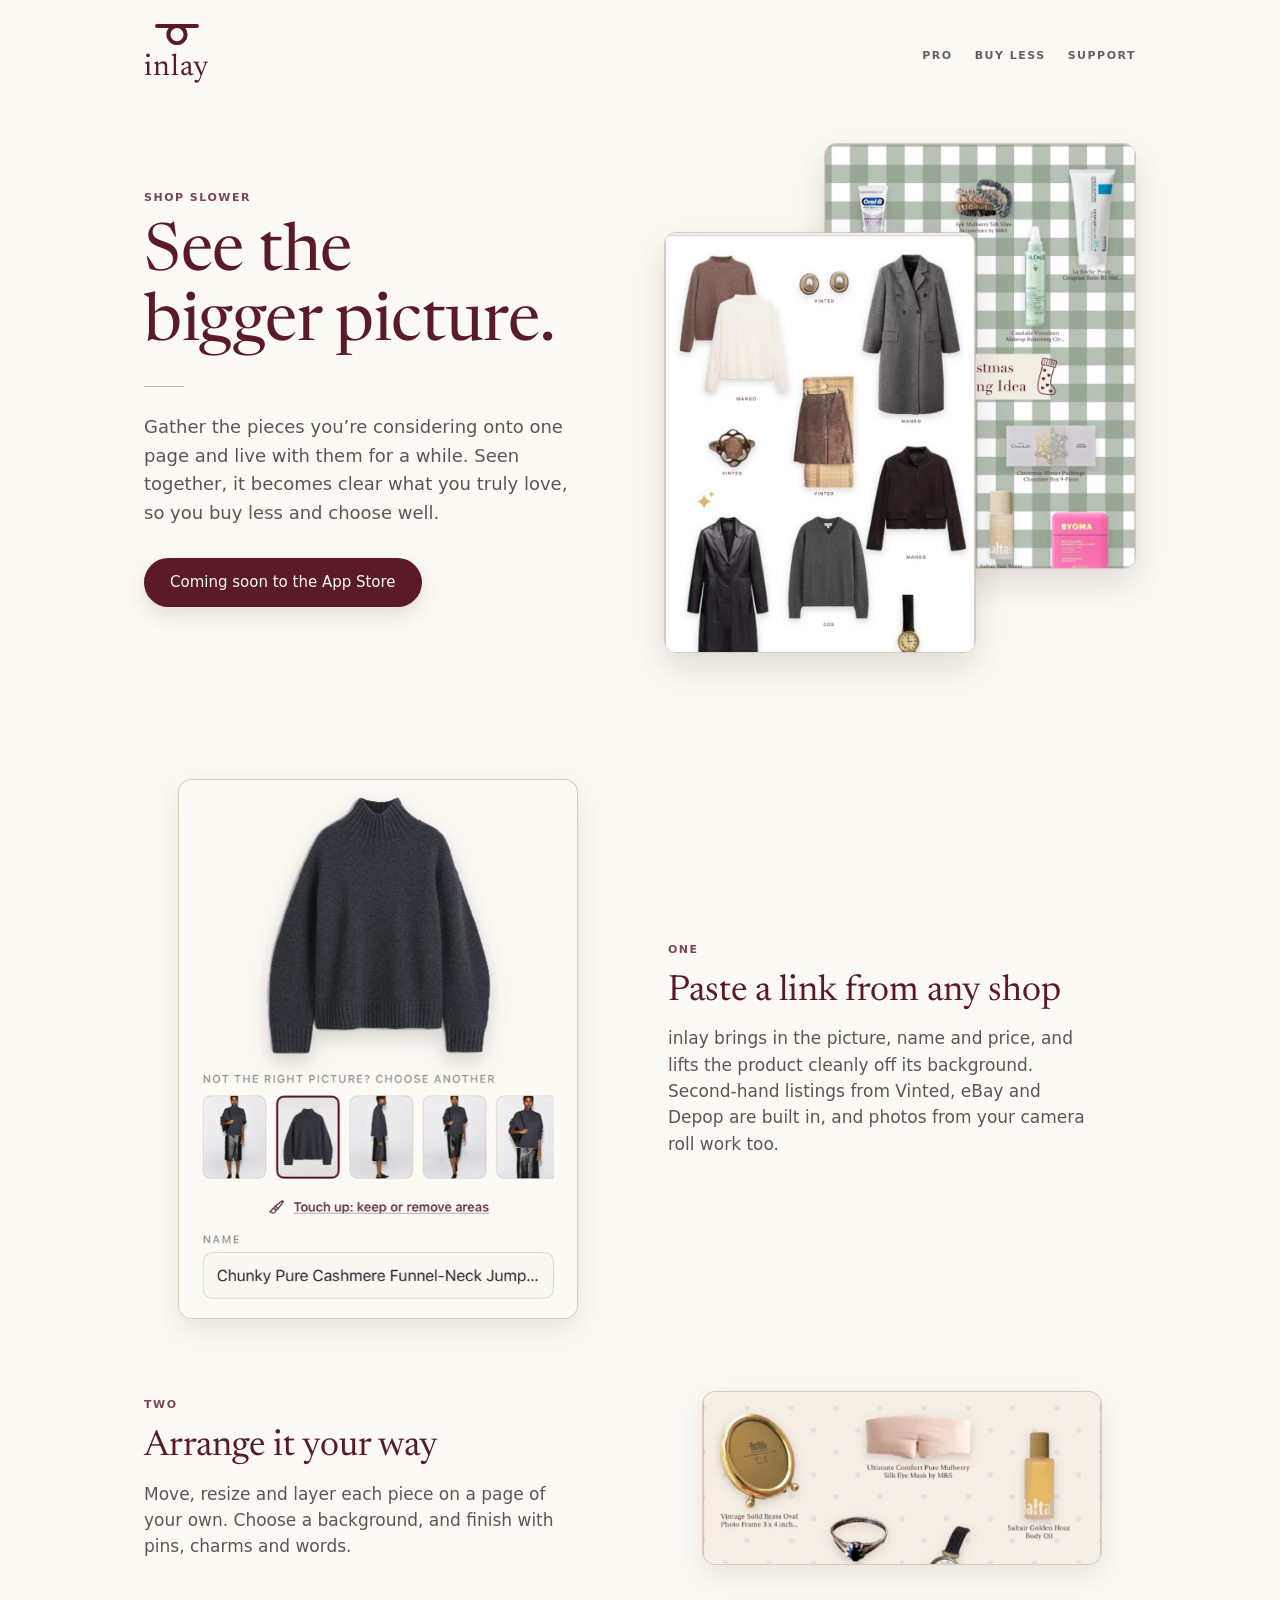
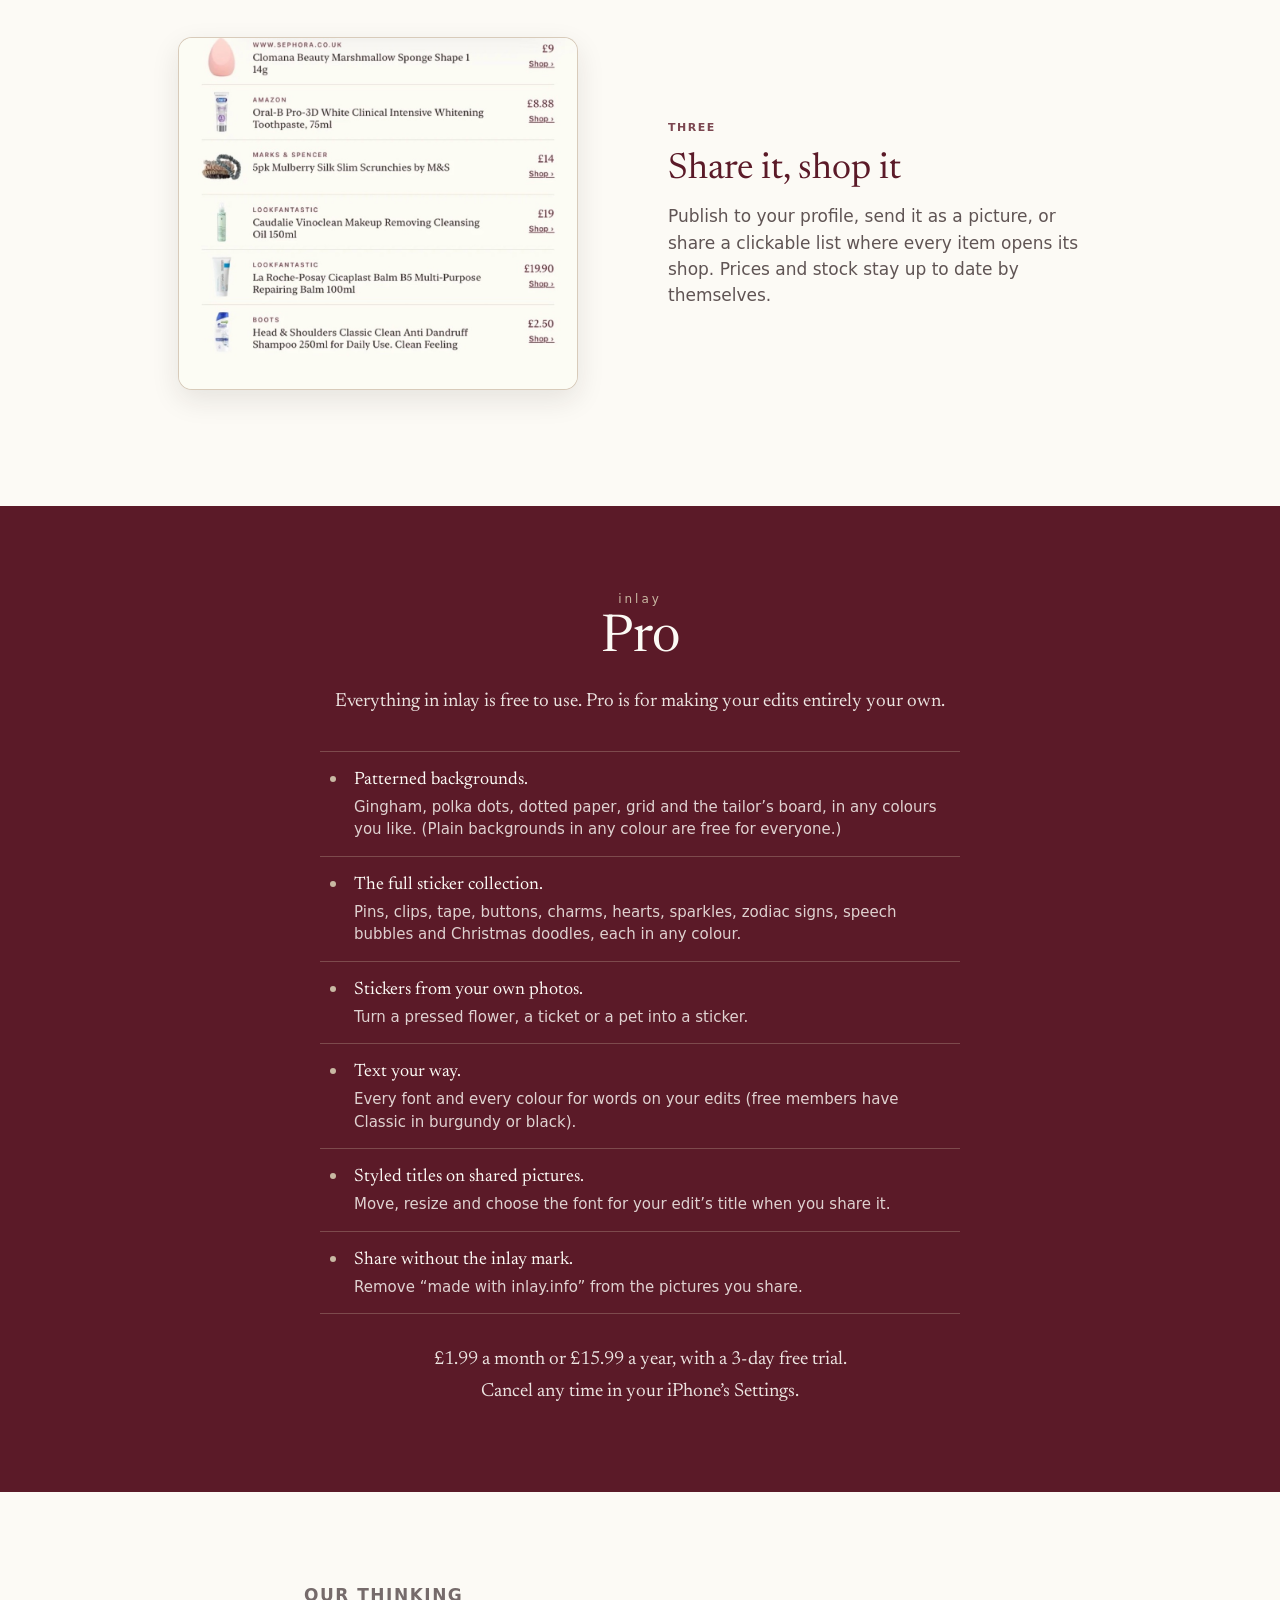
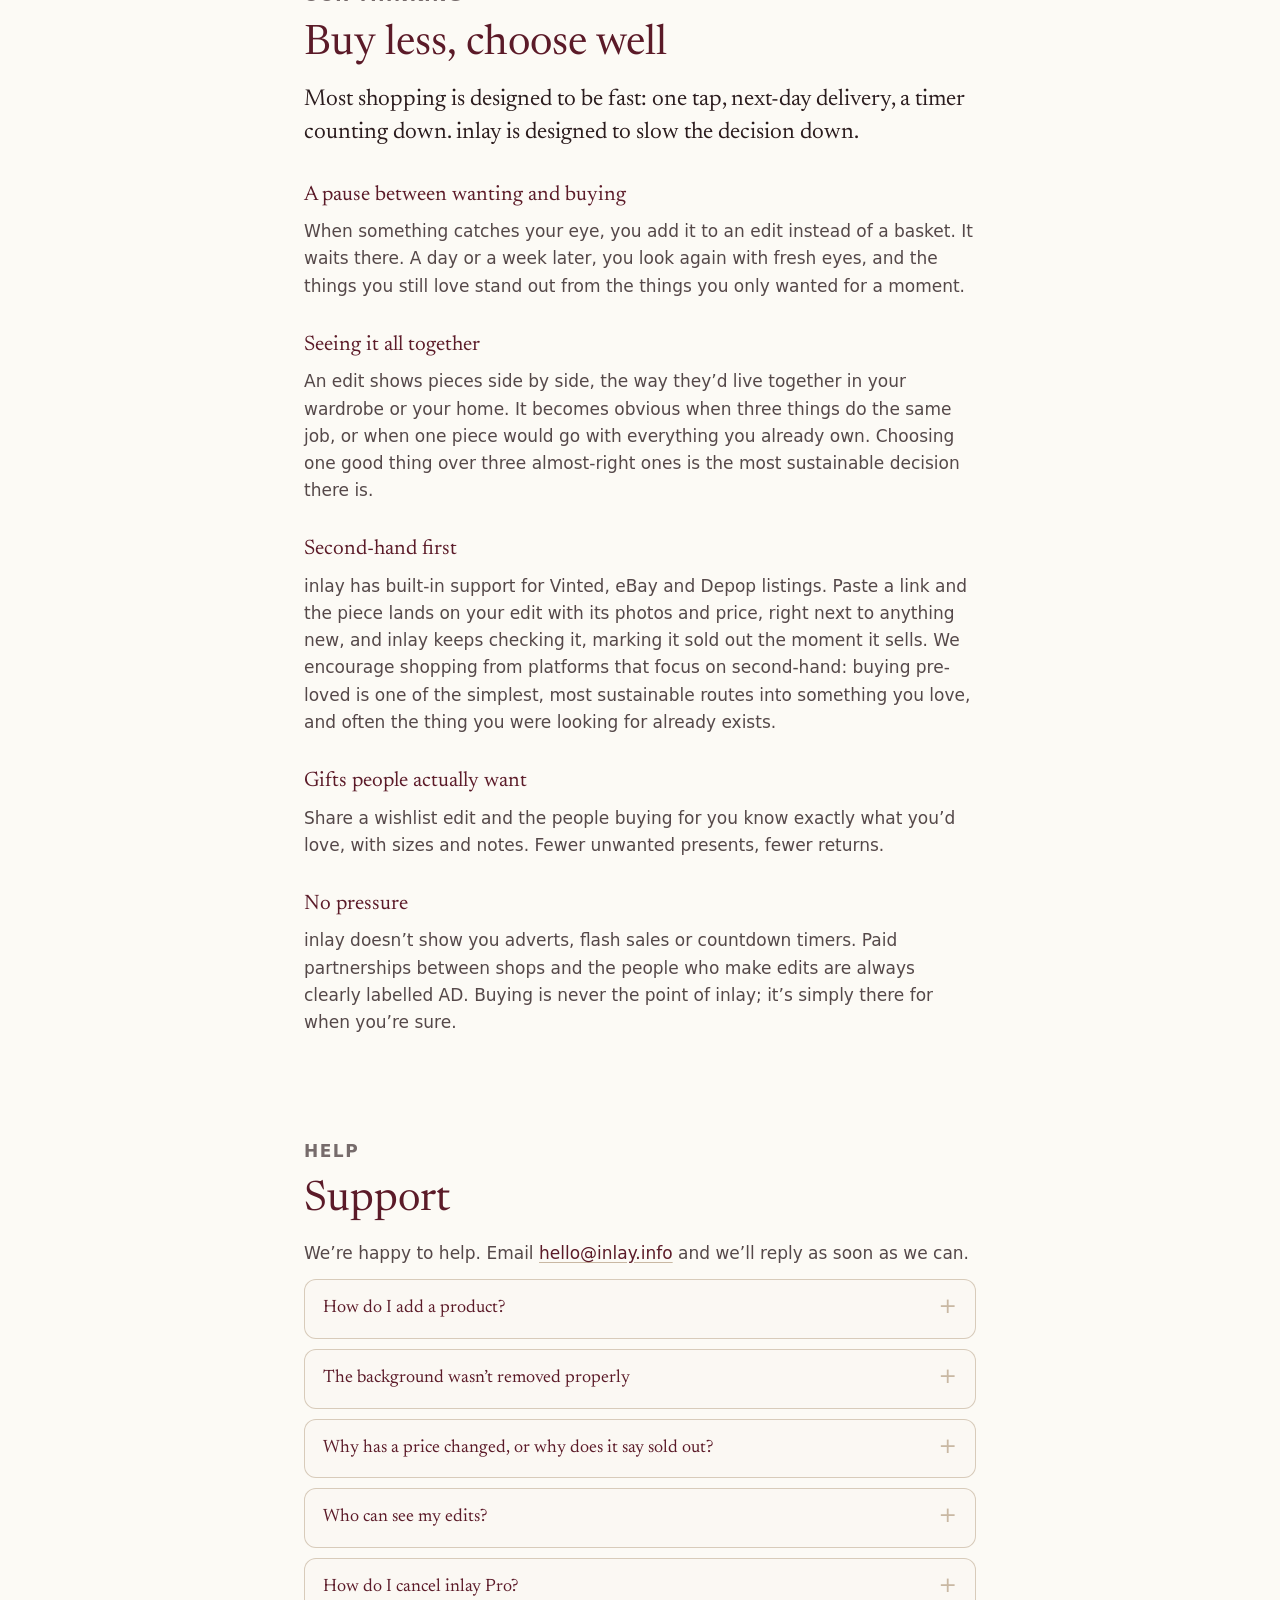
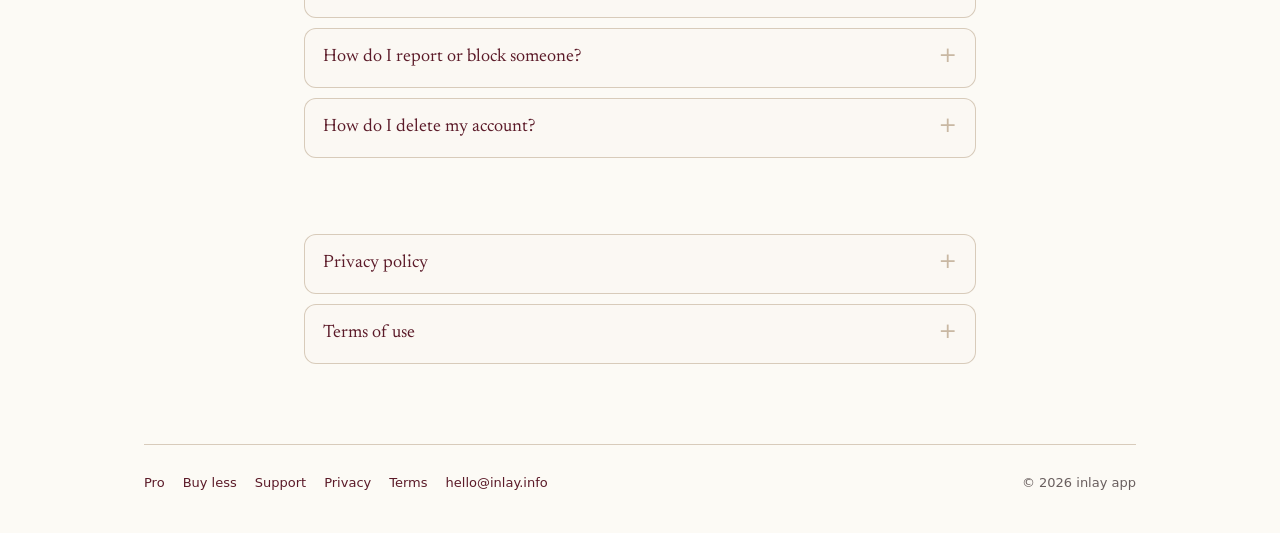
<file: index.html>
<!doctype html>
<html lang="en-GB">
<head>
<meta charset="utf-8">
<meta name="viewport" content="width=device-width, initial-scale=1">
<title>inlay</title>
<meta name="description" content="See the bigger picture. Gather the pieces you're considering onto one page, so you buy less and choose well.">
<meta property="og:title" content="inlay">
<meta property="og:description" content="See the bigger picture: buy less, choose well.">
<meta property="og:image" content="https://inlay.info/images/edit-aw.jpg">
<link rel="preconnect" href="https://fonts.googleapis.com">
<link rel="preconnect" href="https://fonts.gstatic.com" crossorigin>
<!-- iPhone, iPad and Mac use Apple's New York serif, like the app; other devices get Newsreader, its closest match. -->
<link href="https://fonts.googleapis.com/css2?family=Newsreader:opsz,wght@6..72,400;6..72,500&display=swap" rel="stylesheet">
<link rel="icon" type="image/png" href="images/favicon.png">
<link rel="apple-touch-icon" href="images/apple-touch-icon.png">
<link rel="stylesheet" href="styles.css">
</head>
<body>
<div class="wrap">
<header class="site">
  <a class="logo" href="#top" aria-label="inlay">
    <svg class="mark" viewBox="0 0 706 341" aria-hidden="true"><g fill="none" stroke="currentColor"><line x1="33" y1="33" x2="673" y2="33" stroke-width="65" stroke-linecap="round"/><circle cx="353" cy="170" r="137.5" stroke-width="65"/></g></svg>
    <span>inlay</span>
  </a>
  <nav><a href="#pro">Pro</a><a href="#slow">Buy less</a><a href="#support">Support</a></nav>
</header>
</div>

<main id="top">
<section class="cover wrap">
  <div class="cover-text">
    <p class="kicker">Shop slower</p>
    <h1>See the<br>bigger picture.</h1>
    <span class="rule"></span>
    <p class="lede">Gather the pieces you&rsquo;re considering onto one page and live with them for a while. Seen together, it becomes clear what you truly love, so you buy less and choose well.</p>
    <span class="badge">Coming soon to the App Store</span>
  </div>
  <figure class="cover-pages">
    <img class="page-shot back" src="images/edit-gingham.jpg" alt="An inlay edit called Christmas Stocking Idea: beauty products on a sage gingham page">
    <img class="page-shot front" src="images/edit-aw.jpg" alt="An inlay edit called AW 2026: knitwear, coats, a suede skirt and vintage jewellery on a white page">
  </figure>
</section>

<section class="feature wrap">
  <figure><img src="images/add-link.jpg" alt="Adding a COS chunky cashmere jumper from a link, with its name, shop and price filled in"></figure>
  <div>
    <p class="kicker">One</p>
    <h2>Paste a link from any shop</h2>
    <p>inlay brings in the picture, name and price, and lifts the product cleanly off its background. Second-hand listings from Vinted, eBay and Depop are built in, and photos from your camera roll work too.</p>
  </div>
</section>

<section class="feature flip wrap">
  <figure><img src="images/edit-detail.jpg" alt="Close-up of an edit: a brass photo frame, silk eye mask, body oil, a sapphire ring and a vintage watch on a polka dot page"></figure>
  <div>
    <p class="kicker">Two</p>
    <h2>Arrange it your way</h2>
    <p>Move, resize and layer each piece on a page of your own. Choose a background, and finish with pins, charms and words.</p>
  </div>
</section>

<section class="feature wrap">
  <figure><img src="images/list.jpg" alt="A shopping list of an edit, each product with its shop, price and a Shop link"></figure>
  <div>
    <p class="kicker">Three</p>
    <h2>Share it, shop it</h2>
    <p>Publish to your profile, send it as a picture, or share a clickable list where every item opens its shop. Prices and stock stay up to date by themselves.</p>
  </div>
</section>

<!-- inlay Pro -->
<section id="pro" class="band pro">
  <p class="pro-mark">inlay</p>
  <h2 class="pro-title">Pro</h2>
  <p>Everything in inlay is free to use. Pro is for making your edits entirely your own.</p>
  <ul class="perks">
    <li><strong>Patterned backgrounds.</strong> Gingham, polka dots, dotted paper, grid and the tailor&rsquo;s board, in any colours you like. (Plain backgrounds in any colour are free for everyone.)</li>
    <li><strong>The full sticker collection.</strong> Pins, clips, tape, buttons, charms, hearts, sparkles, zodiac signs, speech bubbles and Christmas doodles, each in any colour.</li>
    <li><strong>Stickers from your own photos.</strong> Turn a pressed flower, a ticket or a pet into a sticker.</li>
    <li><strong>Text your way.</strong> Every font and every colour for words on your edits (free members have Classic in burgundy or black).</li>
    <li><strong>Styled titles on shared pictures.</strong> Move, resize and choose the font for your edit&rsquo;s title when you share it.</li>
    <li><strong>Share without the inlay mark.</strong> Remove &ldquo;made with inlay.info&rdquo; from the pictures you share.</li>
  </ul>
  <p class="price">&pound;1.99 a month or &pound;15.99 a year, with a 3-day free trial.<br>Cancel any time in your iPhone&rsquo;s Settings.</p>
</section>

<!-- Sustainability -->
<section id="slow" class="wrap narrow prose">
  <p class="kicker">Our thinking</p>
  <h2>Buy less, choose well</h2>
  <p class="lede">Most shopping is designed to be fast: one tap, next-day delivery, a timer counting down. inlay is designed to slow the decision down.</p>

  <h3>A pause between wanting and buying</h3>
  <p>When something catches your eye, you add it to an edit instead of a basket. It waits there. A day or a week later, you look again with fresh eyes, and the things you still love stand out from the things you only wanted for a moment.</p>

  <h3>Seeing it all together</h3>
  <p>An edit shows pieces side by side, the way they&rsquo;d live together in your wardrobe or your home. It becomes obvious when three things do the same job, or when one piece would go with everything you already own. Choosing one good thing over three almost-right ones is the most sustainable decision there is.</p>

  <h3>Second-hand first</h3>
  <p>inlay has built-in support for Vinted, eBay and Depop listings. Paste a link and the piece lands on your edit with its photos and price, right next to anything new, and inlay keeps checking it, marking it sold out the moment it sells. We encourage shopping from platforms that focus on second-hand: buying pre-loved is one of the simplest, most sustainable routes into something you love, and often the thing you were looking for already exists.</p>

  <h3>Gifts people actually want</h3>
  <p>Share a wishlist edit and the people buying for you know exactly what you&rsquo;d love, with sizes and notes. Fewer unwanted presents, fewer returns.</p>

  <h3>No pressure</h3>
  <p>inlay doesn&rsquo;t show you adverts, flash sales or countdown timers. Paid partnerships between shops and the people who make edits are always clearly labelled AD. Buying is never the point of inlay; it&rsquo;s simply there for when you&rsquo;re sure.</p>
</section>

<!-- Support -->
<section id="support" class="wrap narrow prose">
  <p class="kicker">Help</p>
  <h2>Support</h2>
  <p>We&rsquo;re happy to help. Email <a href="mailto:hello@inlay.info">hello@inlay.info</a> and we&rsquo;ll reply as soon as we can.</p>
  <details><summary>How do I add a product?</summary><p>Open an edit and tap <strong>+</strong>. Paste a link from any shop, or upload a photo. inlay finds the product picture, name, shop and price, and lifts the product off its background.</p></details>
  <details><summary>The background wasn&rsquo;t removed properly</summary><p>Choose a different photo from the row of choices, or tap <strong>Touch up</strong>: brush over anything that should go, or use <strong>Frame item</strong> to draw a box around just the product.</p></details>
  <details><summary>Why has a price changed, or why does it say sold out?</summary><p>inlay checks each product&rsquo;s shop page now and then and updates the price and stock to match. Some shops don&rsquo;t share this, so a price may occasionally be out of date. Always check the shop before buying.</p></details>
  <details><summary>Who can see my edits?</summary><p>New edits are private. When you make an edit public and publish it, anyone on inlay can see it. Your notes on products are always private to you.</p></details>
  <details><summary>How do I cancel inlay Pro?</summary><p>Subscriptions are handled by Apple. On your iPhone, open <strong>Settings</strong>, tap your name, then <strong>Subscriptions</strong>, choose inlay and cancel. Cancel at least a day before your trial or billing period ends. Refunds are handled by Apple at <a href="https://reportaproblem.apple.com">reportaproblem.apple.com</a>.</p></details>
  <details><summary>How do I report or block someone?</summary><p>Open their profile or edit and tap <strong>&hellip;</strong> at the top, or press and hold a comment. Reports are private and are never shown to the person you report.</p></details>
  <details><summary>How do I delete my account?</summary><p>In inlay, go to <strong>My profile</strong>, tap the settings cog, then <strong>Delete account</strong>. This permanently deletes your profile, edits, photos, likes and comments. If you have Pro, cancel it with Apple as well, because deleting your account doesn&rsquo;t stop Apple billing you.</p></details>
</section>

<!-- Legal -->
<section class="wrap narrow prose legal">
  <details id="privacy">
    <summary>Privacy policy</summary>
    <p class="updated">Last updated 16 October 2026</p>
    <p>inlay is an app for making edits of products you love. This policy explains what information inlay uses, why, and the choices you have. inlay is run by Nathalie Davies, based in the United Kingdom, who is responsible for your information (the &ldquo;data controller&rdquo;). Contact: <a href="mailto:hello@inlay.info">hello@inlay.info</a>.</p>
    <h4>What we collect</h4>
    <p><em>Your account:</em> your email address and password (the password is stored encrypted; we can never see it), and your name, username, bio and profile picture if you add them.</p>
    <p><em>What you make and do:</em> your edits (titles, descriptions, tags, backgrounds, stickers, layout); products you add (name, shop, price, link and picture, including stickers made from your photos); private notes on products, only ever visible to you; who you follow and block, your likes, comments and any reports you send.</p>
    <p><em>Purchases:</em> inlay Pro is bought through Apple. Apple handles your payment; we never receive your card details. We only learn whether your subscription is active.</p>
    <p><em>What we don&rsquo;t collect:</em> we don&rsquo;t use advertising trackers, we don&rsquo;t track you across other apps or websites, we don&rsquo;t send marketing emails, and we don&rsquo;t sell your information.</p>
    <h4>How inlay works on your phone</h4>
    <p>inlay only sees photos you choose, and removing backgrounds happens on your iPhone. To read a product&rsquo;s picture, name and price, and to keep prices and stock up to date, inlay opens the shop&rsquo;s page from your iPhone, as a web browser would.</p>
    <h4>Why we use it</h4>
    <p>To run your account and show your edits, profile, likes and comments (to provide the service you asked for); to keep inlay safe, including reviewing reports (our legitimate interest in a safe community); and to provide Pro features you&rsquo;ve paid for (to fulfil our agreement with you).</p>
    <h4>Who can see what</h4>
    <p>Your name, username, bio and profile picture are visible to everyone on inlay. Public, published edits are visible to everyone on inlay; private edits only to you, and to friends you invite to collaborate. Your notes, blocks and reports are visible only to you (and reports to us).</p>
    <h4>Where it&rsquo;s stored</h4>
    <p>inlay stores your information with Supabase, our database and storage provider, which processes it on our behalf under a data processing agreement. Where information is processed outside the UK, it is protected by approved safeguards such as standard contractual clauses.</p>
    <h4>How long we keep it</h4>
    <p>We keep your information while you have an account. When you delete your account, your profile, edits, photos, likes, comments, follows and notes are deleted. Backups are cleared on a rolling basis within 30 days.</p>
    <h4>Your rights</h4>
    <p>You can access, correct, download or delete your information, and object to or restrict how we use it. You can edit your profile and delete your account in the app at any time. For anything else, email <a href="mailto:hello@inlay.info">hello@inlay.info</a>. You can also complain to the Information Commissioner&rsquo;s Office at <a href="https://ico.org.uk">ico.org.uk</a>.</p>
    <h4>Children</h4>
    <p>inlay is for people aged 13 and over. If you believe a child under 13 has an account, please contact us and we&rsquo;ll delete it.</p>
    <h4>Changes</h4>
    <p>If we make important changes to this policy, we&rsquo;ll tell you in the app before they take effect.</p>
  </details>

  <details id="terms">
    <summary>Terms of use</summary>
    <p class="updated">Last updated 16 October 2026</p>
    <p>These terms are an agreement between you and Nathalie Davies, who runs inlay (&ldquo;we&rdquo;). By using inlay you agree to them. Please also read the privacy policy above.</p>
    <h4>Your account</h4>
    <p>You must be 13 or older to use inlay. Keep your login details safe; you&rsquo;re responsible for what happens on your account. You can delete your account at any time in the app.</p>
    <h4>Your content</h4>
    <p>You own the edits, photos, descriptions and comments you add. So that inlay can show them, you give us a non-exclusive, worldwide, royalty-free licence to store, display and share them within inlay, and to show them when you share them elsewhere. This licence ends when you delete the content or your account, except where others have already shared it. Only add content you have the right to use. Product pictures come from shops&rsquo; own pages to show and link to those products; if you&rsquo;re a rights holder and want something removed, contact us.</p>
    <h4>Paid promotion</h4>
    <p>If you&rsquo;re paid or gifted to feature a product, mark your edit as containing paid promotion and choose which items are paid, so they show an AD label.</p>
    <h4>Community rules</h4>
    <p>Don&rsquo;t use inlay to post anything illegal, hateful, harassing, sexually explicit, violent or misleading; to impersonate anyone; to spam; or to infringe anyone&rsquo;s rights. You can report content and block people in the app. We may remove content or suspend accounts that break these rules.</p>
    <h4>Shops and prices</h4>
    <p>inlay isn&rsquo;t a shop and doesn&rsquo;t sell products. Product names, prices and stock come from shops&rsquo; websites and may be out of date or wrong. Always check the shop&rsquo;s own website before buying. Purchases are between you and the shop.</p>
    <h4>inlay Pro</h4>
    <p>inlay Pro costs &pound;1.99 a month or &pound;15.99 a year (or the equivalent shown in your country), with a 3-day free trial for new subscribers. Payment is taken by Apple when the trial ends, and the subscription renews automatically unless you cancel at least 24 hours before the end of the period. Manage or cancel it in your iPhone&rsquo;s Settings &rarr; your name &rarr; Subscriptions. Refunds are handled by Apple. Your use of purchases is also covered by Apple&rsquo;s <a href="https://www.apple.com/legal/internet-services/itunes/dev/stdeula/">Licensed Application End User Licence Agreement</a>.</p>
    <h4>Changes and availability</h4>
    <p>We&rsquo;re always improving inlay and may change or stop features. If we make important changes to these terms, we&rsquo;ll tell you in the app first.</p>
    <h4>Liability</h4>
    <p>inlay is provided as it is. Nothing in these terms limits liability that can&rsquo;t be limited by law, including for death or personal injury caused by negligence, or fraud. Otherwise, we&rsquo;re not responsible for losses that weren&rsquo;t foreseeable, for products bought from shops, or for content posted by other people. Your statutory consumer rights are not affected.</p>
    <h4>Law</h4>
    <p>These terms are governed by the law of England and Wales. If you live elsewhere in the UK, you may also bring proceedings in your local courts.</p>
  </details>
</section>
</main>

<div class="wrap">
<footer class="site">
  <div><a href="#pro">Pro</a><a href="#slow">Buy less</a><a href="#support">Support</a><a href="#privacy">Privacy</a><a href="#terms">Terms</a><a href="mailto:hello@inlay.info">hello@inlay.info</a></div>
  <div>&copy; 2026 inlay app</div>
</footer>
</div>

<script>
  // Links to #privacy or #terms open that section.
  function openFromHash() {
    var el = location.hash && document.querySelector(location.hash);
    if (el && el.tagName === 'DETAILS') { el.open = true; el.scrollIntoView(); }
  }
  window.addEventListener('hashchange', openFromHash);
  openFromHash();
</script>
</body>
</html>
</file>
<file: styles.css>
/* inlay.info, styled like the app: burgundy, putty and linen; New York serif headings,
   the system font for everything small; ivory cards with hairline putty borders; capsule buttons. */
:root {
  --burgundy: #5B1A28;
  --burgundy-deep: #3E0F1A;
  --putty: #C9B8A3;
  --linen: #FCFAF5;
  --linen-shade: #E7DFD1;
  --ivory: #FBF8F3;
  --ink: #2B1C1E;
  --hairline: rgba(201, 184, 163, 0.7);
  --serif: ui-serif, "New York", "Newsreader", Georgia, serif;
  --sans: -apple-system, BlinkMacSystemFont, system-ui, "Helvetica Neue", Arial, sans-serif;
}

* { box-sizing: border-box; }
html { scroll-behavior: smooth; }
html, body {
  margin: 0;
  background: var(--linen);
  color: var(--ink);
  font-family: var(--sans);
  font-size: 17px;
  line-height: 1.55;
  -webkit-font-smoothing: antialiased;
}
img { display: block; }
a { color: var(--burgundy); text-decoration-color: var(--putty); text-underline-offset: 3px; }
a:hover { text-decoration-color: var(--burgundy); }

.wrap { max-width: 1040px; margin: 0 auto; padding: 0 24px; }
.narrow { max-width: 720px; }
section[id] { scroll-margin-top: 16px; }

/* Small labels, as in the app: uppercase, tracked, burgundy */
.kicker {
  font-family: var(--sans); font-size: 11px; font-weight: 600; letter-spacing: 1.5px;
  text-transform: uppercase; color: var(--burgundy); opacity: 0.8; margin: 0 0 14px;
}

/* Header */
header.site {
  display: flex; align-items: center; justify-content: space-between; flex-wrap: wrap; gap: 8px 16px;
  padding: 24px 0;
}
.logo {
  display: inline-flex; flex-direction: column; align-items: center; gap: 8px;
  font-family: var(--serif); font-size: 30px; line-height: 1; letter-spacing: 1px;
  color: var(--burgundy); text-decoration: none;
}
.logo .mark { width: 44px; height: auto; display: block; }
nav a {
  margin-left: 22px; font-size: 11px; font-weight: 600; letter-spacing: 1.5px;
  text-transform: uppercase; text-decoration: none; color: var(--ink); opacity: 0.7;
}
nav a:hover { opacity: 1; color: var(--burgundy); }

/* Capsule button */
.badge {
  display: inline-block; padding: 13px 26px; border-radius: 999px;
  background: var(--burgundy); color: var(--linen);
  font-size: 15px; font-weight: 500; text-decoration: none;
  box-shadow: 0 8px 20px rgba(43, 28, 30, 0.12);
}

/* Cover */
.cover {
  display: grid; grid-template-columns: 1fr 1fr; gap: 48px; align-items: center;
  padding-top: 36px; padding-bottom: 90px;
}
.cover h1 {
  font-family: var(--serif); font-weight: 400; color: var(--burgundy);
  font-size: clamp(42px, 6vw, 66px); line-height: 1.06; letter-spacing: -0.3px; margin: 0;
}
.rule { display: block; width: 40px; height: 1px; background: var(--putty); margin: 26px 0; }
.lede { font-size: 18px; line-height: 1.6; color: rgba(43, 28, 30, 0.75); margin: 0 0 30px; max-width: 440px; }
.cover-pages { position: relative; margin: 0; aspect-ratio: 1 / 1.08; }
.page-shot {
  position: absolute; width: 66%; border-radius: 12px;
  border: 0.75px solid var(--hairline);
  box-shadow: 0 14px 34px rgba(43, 28, 30, 0.14);
}
.page-shot.back { right: 0; top: 0; }
.page-shot.front { left: 0; bottom: 0; }

/* Steps */
.feature {
  display: grid; grid-template-columns: 1fr 1fr; gap: 56px; align-items: center;
  padding-top: 36px; padding-bottom: 36px;
}
.feature figure { margin: 0; }
.feature img {
  width: 100%; max-width: 400px; margin: 0 auto; border-radius: 14px;
  border: 0.75px solid var(--hairline); background: var(--ivory);
  box-shadow: 0 10px 28px rgba(43, 28, 30, 0.1);
  max-height: 540px; object-fit: cover; object-position: top;
}
.feature.flip figure { order: 2; }
.feature h2 {
  font-family: var(--serif); font-weight: 400; color: var(--burgundy);
  font-size: clamp(28px, 3.6vw, 36px); line-height: 1.15; margin: 0 0 12px;
}
.feature p:not(.kicker) { font-size: 17px; color: rgba(43, 28, 30, 0.75); margin: 0; max-width: 420px; }

/* Pro: like the app's Pro screen */
.band.pro {
  background: var(--burgundy); color: var(--linen);
  padding: 72px 24px 64px; margin-top: 80px; text-align: center;
}
.band.pro > * { max-width: 640px; margin-left: auto; margin-right: auto; }
.pro-mark { font-size: 12px; font-weight: 500; letter-spacing: 3px; color: var(--putty); margin-bottom: 2px; }
.pro-title { font-family: "Didot", "Bodoni 72", var(--serif); font-weight: 400; font-size: 52px; line-height: 1.1; margin-top: 0; margin-bottom: 14px; }
.band.pro > p:not(.pro-mark) { font-family: var(--serif); font-size: 19px; color: var(--linen); opacity: 0.9; }
.perks { list-style: none; padding: 0; margin: 34px auto 30px; text-align: left; }
.perks li {
  font-size: 15px; line-height: 1.5; color: rgba(252, 250, 245, 0.82);
  padding: 15px 16px 15px 34px; position: relative;
  border-top: 0.75px solid rgba(201, 184, 163, 0.3);
}
.perks li:last-child { border-bottom: 0.75px solid rgba(201, 184, 163, 0.3); }
.perks li::before {
  content: ""; position: absolute; left: 10px; top: 24px;
  width: 6px; height: 6px; border-radius: 50%; background: var(--putty);
}
.perks strong { display: block; font-family: var(--serif); font-weight: 400; font-size: 18px; color: var(--linen); margin-bottom: 2px; }
.band.pro .price { font-family: var(--sans); font-size: 13px; line-height: 1.7; color: var(--putty); opacity: 1; }

/* Text sections */
.prose { padding-top: 90px; }
.prose h2 {
  font-family: var(--serif); font-weight: 400; color: var(--burgundy);
  font-size: clamp(32px, 4.6vw, 42px); line-height: 1.1; margin: 0 0 16px;
}
.prose h3 { font-family: var(--serif); font-weight: 400; color: var(--burgundy); font-size: 21px; margin: 30px 0 6px; }
.prose p { font-size: 17px; line-height: 1.6; color: rgba(43, 28, 30, 0.8); margin: 0 0 12px; }
.prose .lede { font-family: var(--serif); font-size: clamp(20px, 2.4vw, 23px); line-height: 1.45; color: var(--ink); max-width: none; margin-bottom: 8px; }

/* Questions and legal: ivory cards, like the app's settings */
details {
  background: var(--ivory); border: 0.75px solid var(--hairline); border-radius: 12px;
  padding: 15px 18px; margin: 10px 0;
}
summary { cursor: pointer; font-family: var(--serif); font-size: 18px; color: var(--burgundy); list-style: none; display: flex; justify-content: space-between; gap: 12px; }
summary::-webkit-details-marker { display: none; }
summary::after { content: "+"; font-family: var(--sans); font-weight: 300; font-size: 22px; line-height: 1; color: var(--putty); }
details[open] summary::after { content: "\2013"; }
.prose details p { font-size: 16px; margin: 10px 0 2px; }
.legal { padding-top: 56px; padding-bottom: 70px; }
.legal h4 { font-size: 11px; font-weight: 600; letter-spacing: 1.5px; text-transform: uppercase; color: var(--burgundy); opacity: 0.8; margin: 24px 0 6px; }
.legal .updated { font-size: 13px; opacity: 0.55; }
em { font-style: normal; font-weight: 600; }

/* Footer */
footer.site {
  border-top: 0.75px solid var(--hairline);
  padding: 28px 0 40px; font-size: 13px;
  display: flex; flex-wrap: wrap; gap: 14px; justify-content: space-between; color: rgba(43, 28, 30, 0.7);
}
footer.site a { margin-right: 18px; text-decoration: none; }

@media (max-width: 760px) {
  .cover, .feature { grid-template-columns: 1fr; gap: 30px; }
  .cover { padding-top: 8px; padding-bottom: 50px; }
  .feature.flip figure { order: 0; }
  .feature { padding-top: 24px; padding-bottom: 24px; }
  .prose { padding-top: 64px; }
}
@media (max-width: 640px) {
  nav a { margin-left: 14px; letter-spacing: 1.2px; }
  nav a:first-child { margin-left: 0; }
  .badge { padding: 13px 20px; font-size: 14px; white-space: nowrap; }
  .logo { font-size: 26px; }
  .logo .mark { width: 38px; }
}
</file>
